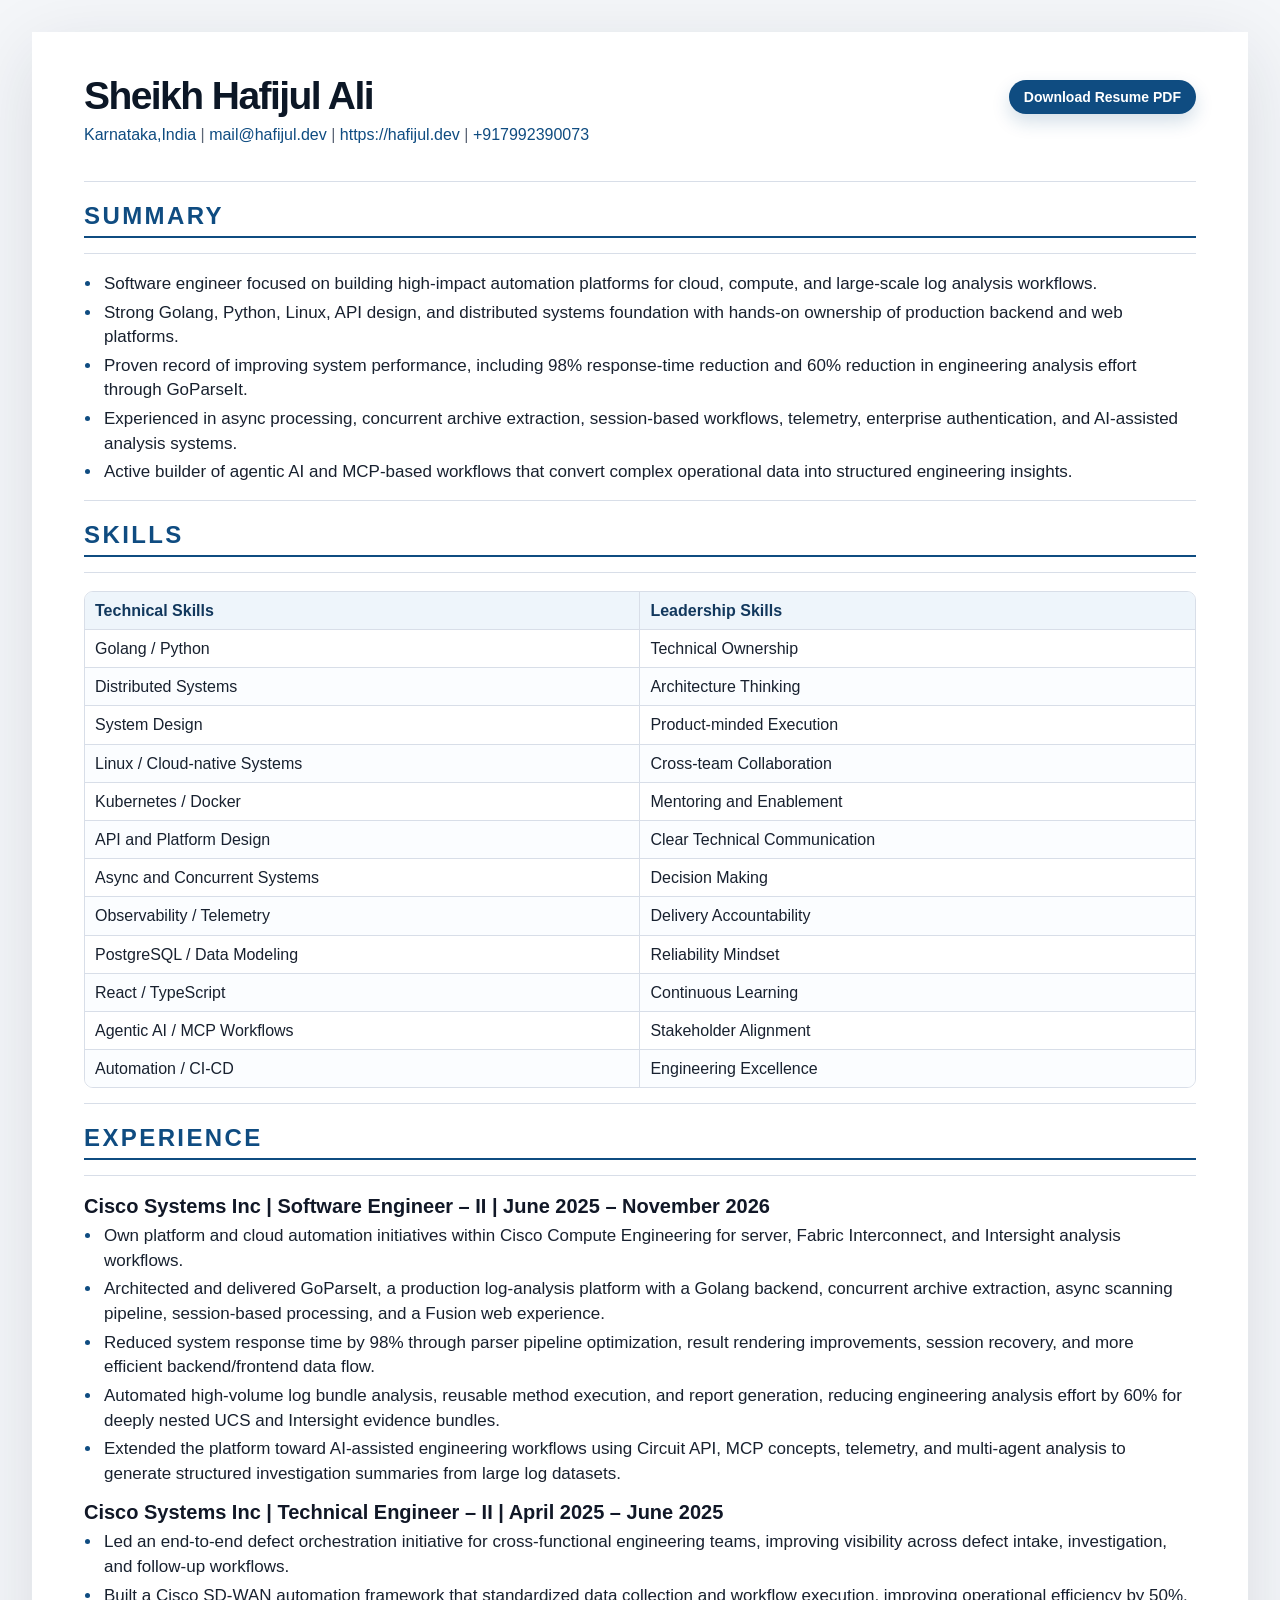
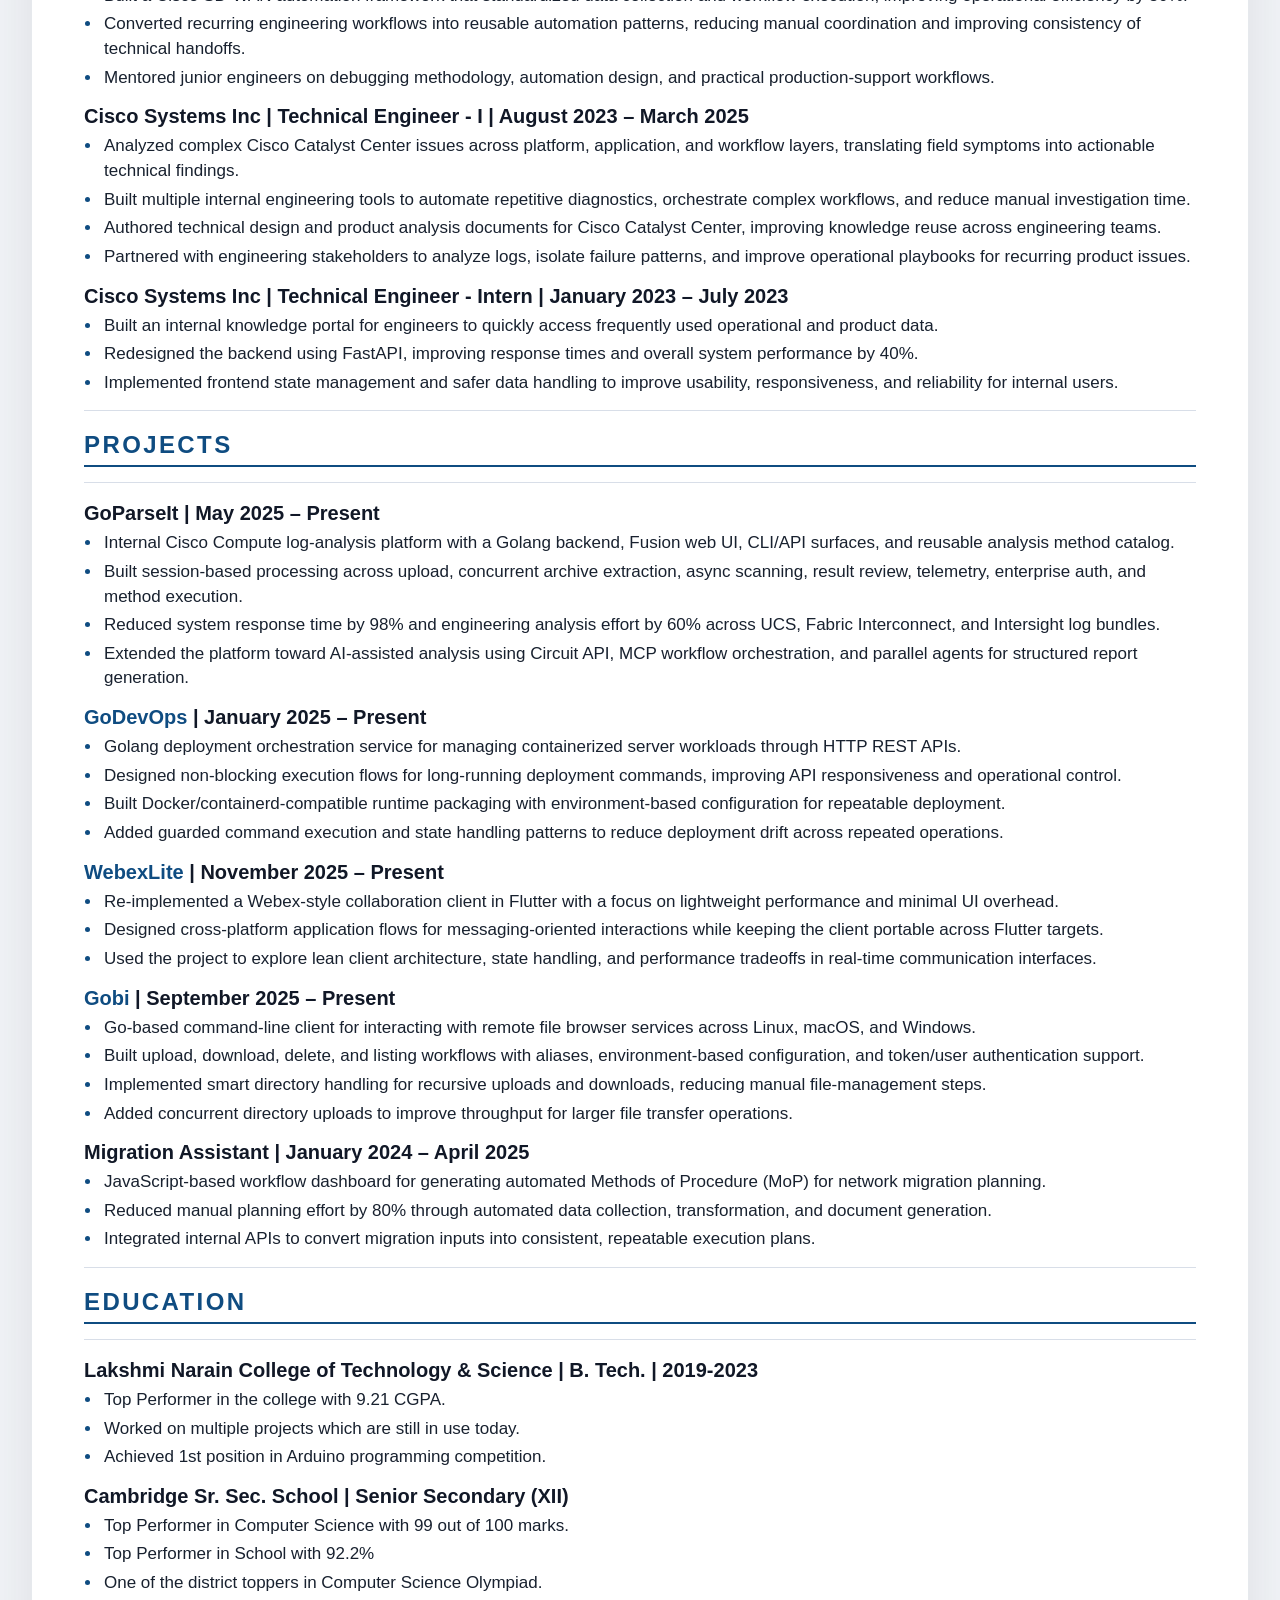
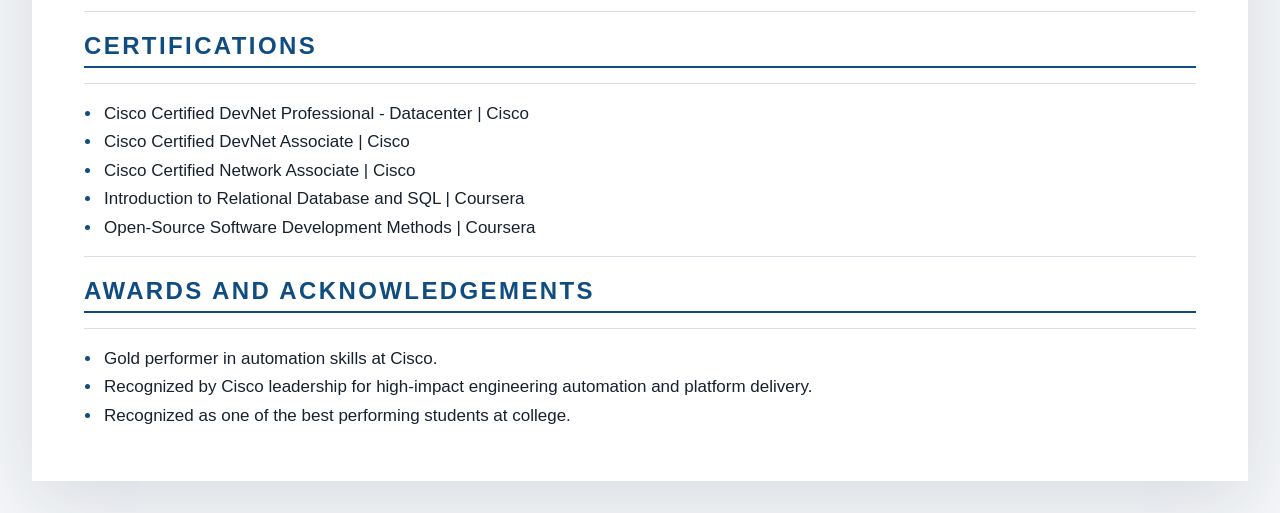
<file: index.html>
<!DOCTYPE html>
<html xmlns="http://www.w3.org/1999/xhtml" lang="" xml:lang="">
<head>
  <meta charset="utf-8" />
  <meta name="generator" content="pandoc" />
  <meta name="viewport" content="width=device-width, initial-scale=1.0, user-scalable=yes" />
  <title>resume</title>
  <style>
    code{white-space: pre-wrap;}
    span.smallcaps{font-variant: small-caps;}
    div.columns{display: flex; gap: min(4vw, 1.5em);}
    div.column{flex: auto; overflow-x: auto;}
    div.hanging-indent{margin-left: 1.5em; text-indent: -1.5em;}
    /* The extra [class] is a hack that increases specificity enough to
       override a similar rule in reveal.js */
    ul.task-list[class]{list-style: none;}
    ul.task-list li input[type="checkbox"] {
      font-size: inherit;
      width: 0.8em;
      margin: 0 0.8em 0.2em -1.6em;
      vertical-align: middle;
    }
    .display.math{display: block; text-align: center; margin: 0.5rem auto;}
  </style>
  <link rel="stylesheet" href="style.css" />
</head>
<body>
<header id="title-block-header">
<h1 class="title">resume</h1>
</header>
<header class="resume-header">
<div>
<h1>
Sheikh Hafijul Ali
</h1>
<p>
<a href="https://www.google.com/maps/place/Bengaluru,%20Karnataka,%20India">Karnataka,India</a>
| <a href="mail@hafijul.dev">mail@hafijul.dev</a> |
<a href="https://hafijul.dev/">https://hafijul.dev</a> |
<a href="tel:+917992390073">+917992390073</a>
</p>
</div>
<a class="download-button" href="Sheikh Hafijul Ali's Resume.pdf" download>Download
Resume PDF</a>
</header>
<hr />
<h3 id="summary">Summary</h3>
<hr />
<ul>
<li>Software engineer focused on building high-impact automation
platforms for cloud, compute, and large-scale log analysis
workflows.</li>
<li>Strong Golang, Python, Linux, API design, and distributed systems
foundation with hands-on ownership of production backend and web
platforms.</li>
<li>Proven record of improving system performance, including 98%
response-time reduction and 60% reduction in engineering analysis effort
through GoParseIt.</li>
<li>Experienced in async processing, concurrent archive extraction,
session-based workflows, telemetry, enterprise authentication, and
AI-assisted analysis systems.</li>
<li>Active builder of agentic AI and MCP-based workflows that convert
complex operational data into structured engineering insights.</li>
</ul>
<hr />
<h3 id="skills">Skills</h3>
<hr />
<table>
<thead>
<tr>
<th>Technical Skills</th>
<th>Leadership Skills</th>
</tr>
</thead>
<tbody>
<tr>
<td>Golang / Python</td>
<td>Technical Ownership</td>
</tr>
<tr>
<td>Distributed Systems</td>
<td>Architecture Thinking</td>
</tr>
<tr>
<td>System Design</td>
<td>Product-minded Execution</td>
</tr>
<tr>
<td>Linux / Cloud-native Systems</td>
<td>Cross-team Collaboration</td>
</tr>
<tr>
<td>Kubernetes / Docker</td>
<td>Mentoring and Enablement</td>
</tr>
<tr>
<td>API and Platform Design</td>
<td>Clear Technical Communication</td>
</tr>
<tr>
<td>Async and Concurrent Systems</td>
<td>Decision Making</td>
</tr>
<tr>
<td>Observability / Telemetry</td>
<td>Delivery Accountability</td>
</tr>
<tr>
<td>PostgreSQL / Data Modeling</td>
<td>Reliability Mindset</td>
</tr>
<tr>
<td>React / TypeScript</td>
<td>Continuous Learning</td>
</tr>
<tr>
<td>Agentic AI / MCP Workflows</td>
<td>Stakeholder Alignment</td>
</tr>
<tr>
<td>Automation / CI-CD</td>
<td>Engineering Excellence</td>
</tr>
</tbody>
</table>
<hr />
<h3 id="experience">Experience</h3>
<hr />
<h4
id="cisco-systems-inc-software-engineer-ii-june-2025-november-2026">Cisco
Systems Inc | Software Engineer – II | June 2025 – November 2026</h4>
<ul>
<li>Own platform and cloud automation initiatives within Cisco Compute
Engineering for server, Fabric Interconnect, and Intersight analysis
workflows.</li>
<li>Architected and delivered GoParseIt, a production log-analysis
platform with a Golang backend, concurrent archive extraction, async
scanning pipeline, session-based processing, and a Fusion web
experience.</li>
<li>Reduced system response time by 98% through parser pipeline
optimization, result rendering improvements, session recovery, and more
efficient backend/frontend data flow.</li>
<li>Automated high-volume log bundle analysis, reusable method
execution, and report generation, reducing engineering analysis effort
by 60% for deeply nested UCS and Intersight evidence bundles.</li>
<li>Extended the platform toward AI-assisted engineering workflows using
Circuit API, MCP concepts, telemetry, and multi-agent analysis to
generate structured investigation summaries from large log
datasets.</li>
</ul>
<h4
id="cisco-systems-inc-technical-engineer-ii-april-2025-june-2025">Cisco
Systems Inc | Technical Engineer – II | April 2025 – June 2025</h4>
<ul>
<li>Led an end-to-end defect orchestration initiative for
cross-functional engineering teams, improving visibility across defect
intake, investigation, and follow-up workflows.</li>
<li>Built a Cisco SD-WAN automation framework that standardized data
collection and workflow execution, improving operational efficiency by
50%.</li>
<li>Converted recurring engineering workflows into reusable automation
patterns, reducing manual coordination and improving consistency of
technical handoffs.</li>
<li>Mentored junior engineers on debugging methodology, automation
design, and practical production-support workflows.</li>
</ul>
<h4
id="cisco-systems-inc-technical-engineer---i-august-2023-march-2025">Cisco
Systems Inc | Technical Engineer - I | August 2023 – March 2025</h4>
<ul>
<li>Analyzed complex Cisco Catalyst Center issues across platform,
application, and workflow layers, translating field symptoms into
actionable technical findings.</li>
<li>Built multiple internal engineering tools to automate repetitive
diagnostics, orchestrate complex workflows, and reduce manual
investigation time.</li>
<li>Authored technical design and product analysis documents for Cisco
Catalyst Center, improving knowledge reuse across engineering
teams.</li>
<li>Partnered with engineering stakeholders to analyze logs, isolate
failure patterns, and improve operational playbooks for recurring
product issues.</li>
</ul>
<h4
id="cisco-systems-inc-technical-engineer---intern-january-2023-july-2023">Cisco
Systems Inc | Technical Engineer - Intern | January 2023 – July
2023</h4>
<ul>
<li>Built an internal knowledge portal for engineers to quickly access
frequently used operational and product data.</li>
<li>Redesigned the backend using FastAPI, improving response times and
overall system performance by 40%.</li>
<li>Implemented frontend state management and safer data handling to
improve usability, responsiveness, and reliability for internal
users.</li>
</ul>
<hr />
<h3 id="projects">Projects</h3>
<hr />
<h4 id="goparseit-may-2025-present">GoParseIt | May 2025 – Present</h4>
<ul>
<li>Internal Cisco Compute log-analysis platform with a Golang backend,
Fusion web UI, CLI/API surfaces, and reusable analysis method
catalog.</li>
<li>Built session-based processing across upload, concurrent archive
extraction, async scanning, result review, telemetry, enterprise auth,
and method execution.</li>
<li>Reduced system response time by 98% and engineering analysis effort
by 60% across UCS, Fabric Interconnect, and Intersight log bundles.</li>
<li>Extended the platform toward AI-assisted analysis using Circuit API,
MCP workflow orchestration, and parallel agents for structured report
generation.</li>
</ul>
<h4 id="godevops-january-2025-present"><a
href="https://gitlab.com/hafijulali/godevops">GoDevOps</a> | January
2025 – Present</h4>
<ul>
<li>Golang deployment orchestration service for managing containerized
server workloads through HTTP REST APIs.</li>
<li>Designed non-blocking execution flows for long-running deployment
commands, improving API responsiveness and operational control.</li>
<li>Built Docker/containerd-compatible runtime packaging with
environment-based configuration for repeatable deployment.</li>
<li>Added guarded command execution and state handling patterns to
reduce deployment drift across repeated operations.</li>
</ul>
<h4 id="webexlite-november-2025-present"><a
href="https://github.com/hafijulali/webexlite">WebexLite</a> | November
2025 – Present</h4>
<ul>
<li>Re-implemented a Webex-style collaboration client in Flutter with a
focus on lightweight performance and minimal UI overhead.</li>
<li>Designed cross-platform application flows for messaging-oriented
interactions while keeping the client portable across Flutter
targets.</li>
<li>Used the project to explore lean client architecture, state
handling, and performance tradeoffs in real-time communication
interfaces.</li>
</ul>
<h4 id="gobi-september-2025-present"><a
href="https://github.com/hafijulali/gobi">Gobi</a> | September 2025 –
Present</h4>
<ul>
<li>Go-based command-line client for interacting with remote file
browser services across Linux, macOS, and Windows.</li>
<li>Built upload, download, delete, and listing workflows with aliases,
environment-based configuration, and token/user authentication
support.</li>
<li>Implemented smart directory handling for recursive uploads and
downloads, reducing manual file-management steps.</li>
<li>Added concurrent directory uploads to improve throughput for larger
file transfer operations.</li>
</ul>
<h4 id="migration-assistant-january-2024-april-2025">Migration Assistant
| January 2024 – April 2025</h4>
<ul>
<li>JavaScript-based workflow dashboard for generating automated Methods
of Procedure (MoP) for network migration planning.</li>
<li>Reduced manual planning effort by 80% through automated data
collection, transformation, and document generation.</li>
<li>Integrated internal APIs to convert migration inputs into
consistent, repeatable execution plans.</li>
</ul>
<hr />
<h3 id="education">Education</h3>
<hr />
<h4
id="lakshmi-narain-college-of-technology-science-b.-tech.-2019-2023">Lakshmi
Narain College of Technology &amp; Science | B. Tech. | 2019-2023</h4>
<ul>
<li>Top Performer in the college with 9.21 CGPA.</li>
<li>Worked on multiple projects which are still in use today.</li>
<li>Achieved 1st position in Arduino programming competition.</li>
</ul>
<h4 id="cambridge-sr.-sec.-school-senior-secondary-xii">Cambridge
Sr. Sec. School | Senior Secondary (XII)</h4>
<ul>
<li>Top Performer in Computer Science with 99 out of 100 marks.</li>
<li>Top Performer in School with 92.2%</li>
<li>One of the district toppers in Computer Science Olympiad.</li>
</ul>
<hr />
<h3 id="certifications">Certifications</h3>
<hr />
<ul>
<li>Cisco Certiﬁed DevNet Professional - Datacenter | Cisco</li>
<li>Cisco Certiﬁed DevNet Associate | Cisco</li>
<li>Cisco Certiﬁed Network Associate | Cisco</li>
<li>Introduction to Relational Database and SQL | Coursera</li>
<li>Open-Source Software Development Methods | Coursera</li>
</ul>
<hr />
<h3 id="awards-and-acknowledgements">Awards and Acknowledgements</h3>
<hr />
<ul>
<li>Gold performer in automation skills at Cisco.</li>
<li>Recognized by Cisco leadership for high-impact engineering
automation and platform delivery.</li>
<li>Recognized as one of the best performing students at college.</li>
</ul>
</body>
</html>
</file>
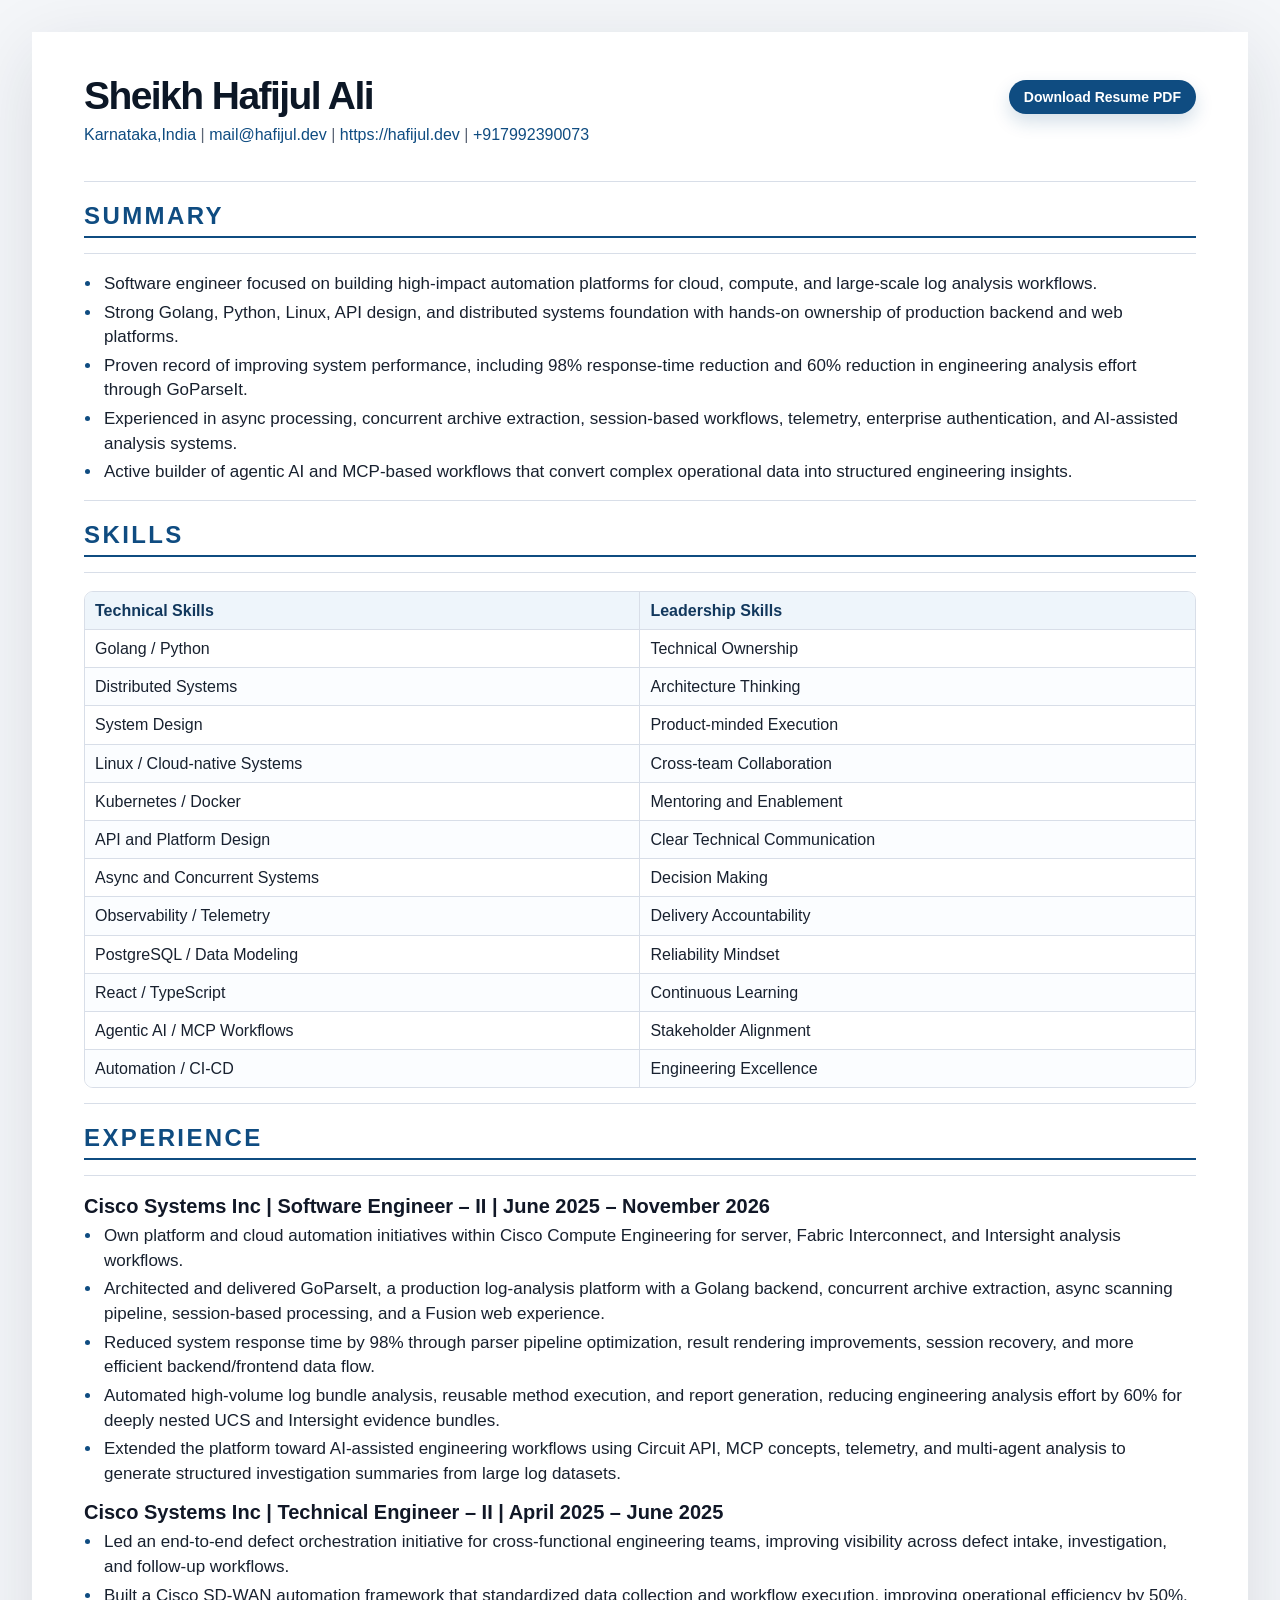
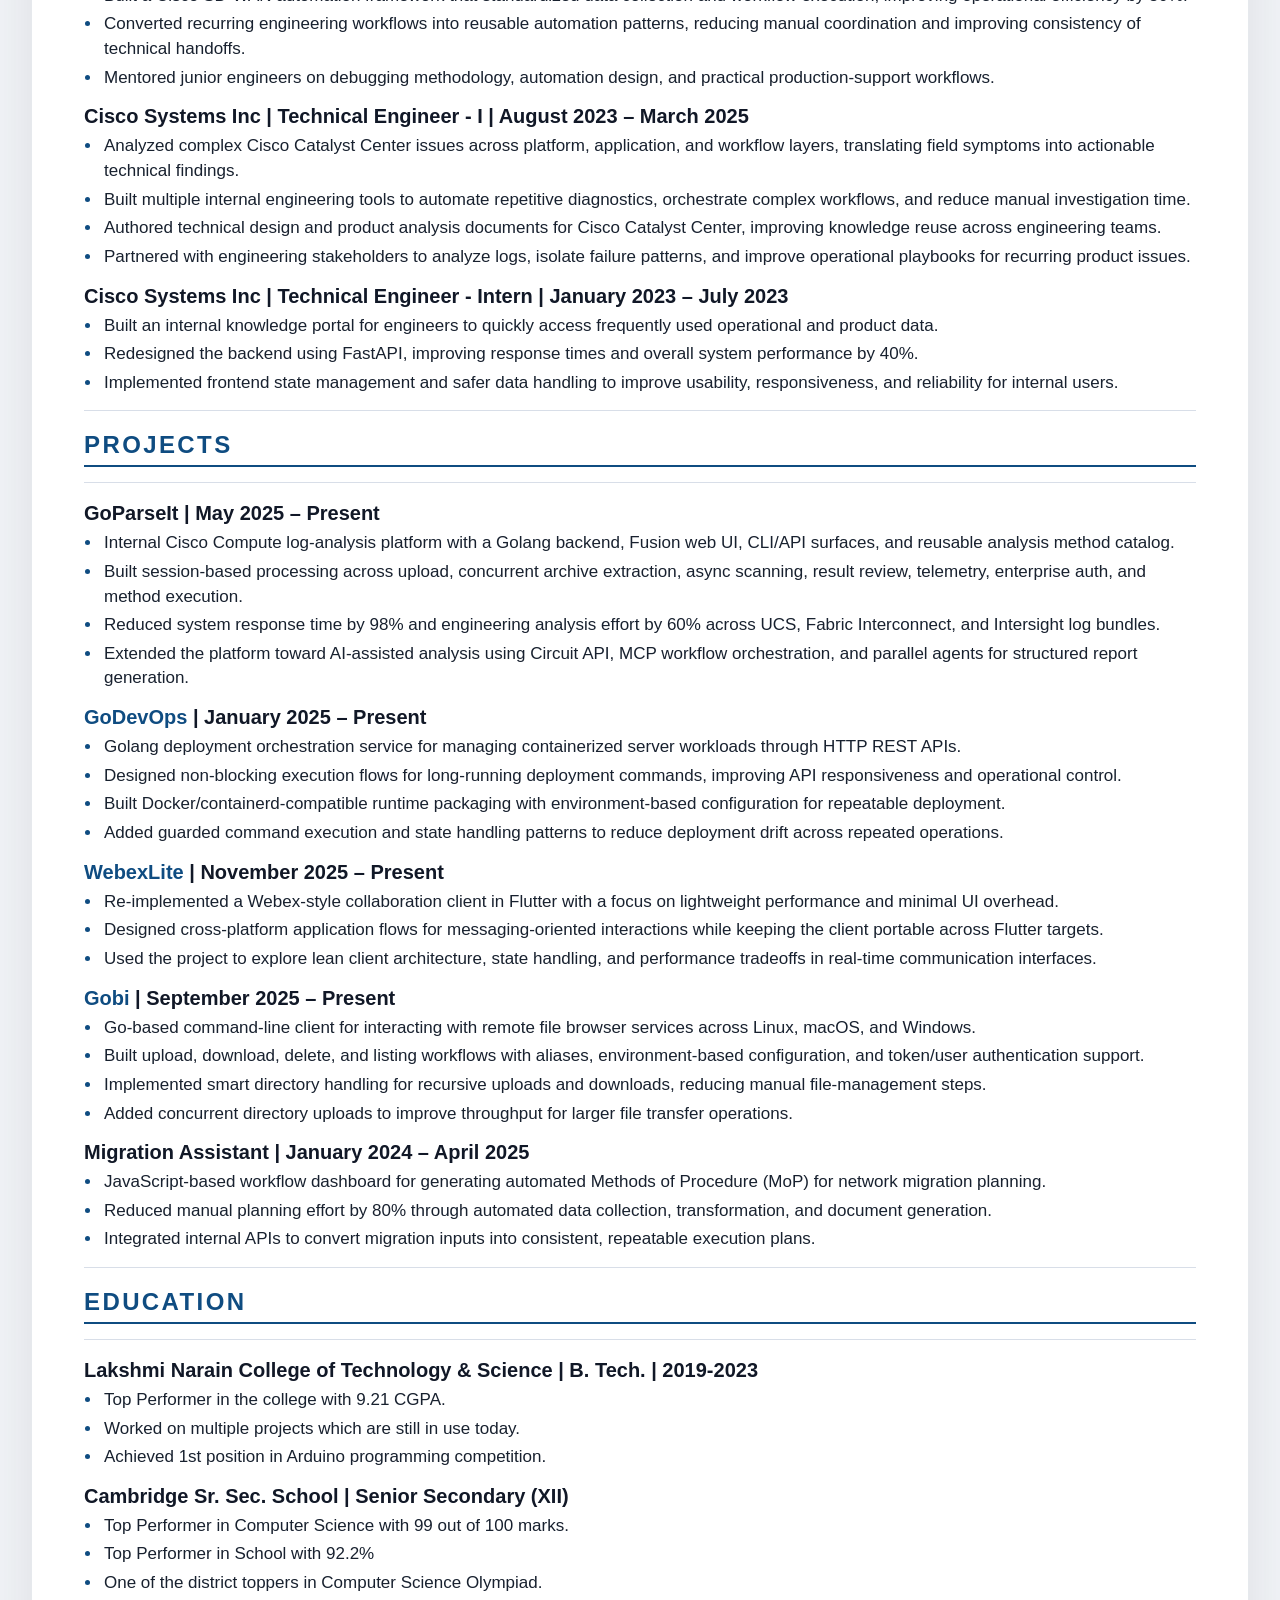
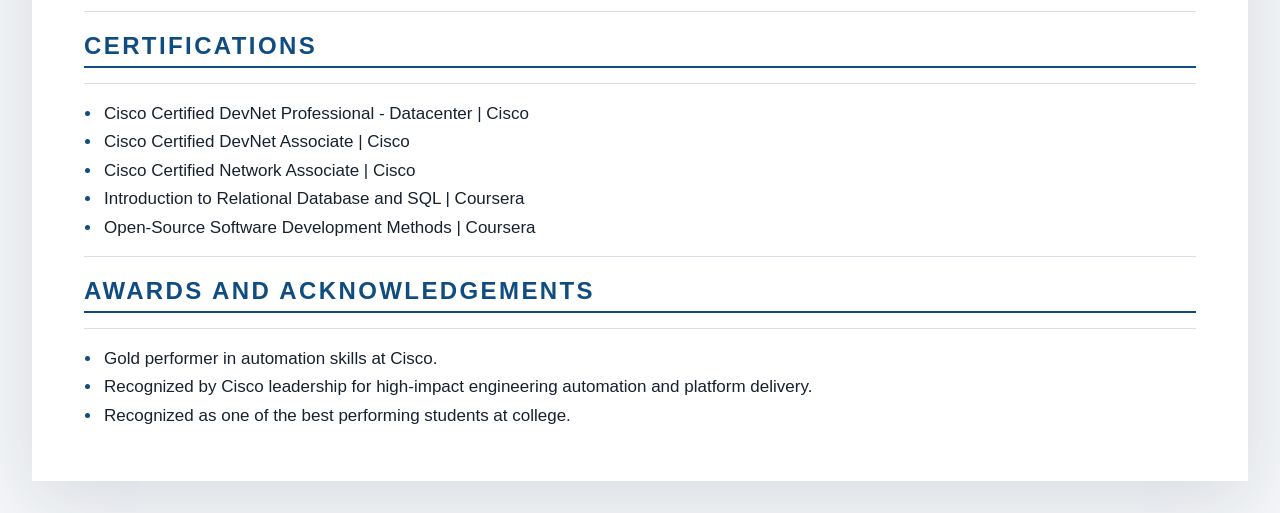
<file: resume.html>
<!DOCTYPE html>
<html xmlns="http://www.w3.org/1999/xhtml" lang="" xml:lang="">
<head>
  <meta charset="utf-8" />
  <meta name="generator" content="pandoc" />
  <meta name="viewport" content="width=device-width, initial-scale=1.0, user-scalable=yes" />
  <title>Sheikh Hafijul Ali Resume</title>
  <style>
    code{white-space: pre-wrap;}
    span.smallcaps{font-variant: small-caps;}
    div.columns{display: flex; gap: min(4vw, 1.5em);}
    div.column{flex: auto; overflow-x: auto;}
    div.hanging-indent{margin-left: 1.5em; text-indent: -1.5em;}
    /* The extra [class] is a hack that increases specificity enough to
       override a similar rule in reveal.js */
    ul.task-list[class]{list-style: none;}
    ul.task-list li input[type="checkbox"] {
      font-size: inherit;
      width: 0.8em;
      margin: 0 0.8em 0.2em -1.6em;
      vertical-align: middle;
    }
    .display.math{display: block; text-align: center; margin: 0.5rem auto;}
  </style>
  <link rel="stylesheet" href="style.css" />
</head>
<body>
<header id="title-block-header">
<h1 class="title">Sheikh Hafijul Ali Resume</h1>
</header>
<header class="resume-header">
<div>
<h1>
Sheikh Hafijul Ali
</h1>
<p>
<a href="https://www.google.com/maps/place/Bengaluru,%20Karnataka,%20India">Karnataka,India</a>
| <a href="mail@hafijul.dev">mail@hafijul.dev</a> |
<a href="https://hafijul.dev/">https://hafijul.dev</a> |
<a href="tel:+917992390073">+917992390073</a>
</p>
</div>
<a class="download-button" href="Sheikh Hafijul Ali's Resume.pdf" download>Download
Resume PDF</a>
</header>
<hr />
<h3 id="summary">Summary</h3>
<hr />
<ul>
<li>Software engineer focused on building high-impact automation
platforms for cloud, compute, and large-scale log analysis
workflows.</li>
<li>Strong Golang, Python, Linux, API design, and distributed systems
foundation with hands-on ownership of production backend and web
platforms.</li>
<li>Proven record of improving system performance, including 98%
response-time reduction and 60% reduction in engineering analysis effort
through GoParseIt.</li>
<li>Experienced in async processing, concurrent archive extraction,
session-based workflows, telemetry, enterprise authentication, and
AI-assisted analysis systems.</li>
<li>Active builder of agentic AI and MCP-based workflows that convert
complex operational data into structured engineering insights.</li>
</ul>
<hr />
<h3 id="skills">Skills</h3>
<hr />
<table>
<thead>
<tr>
<th>Technical Skills</th>
<th>Leadership Skills</th>
</tr>
</thead>
<tbody>
<tr>
<td>Golang / Python</td>
<td>Technical Ownership</td>
</tr>
<tr>
<td>Distributed Systems</td>
<td>Architecture Thinking</td>
</tr>
<tr>
<td>System Design</td>
<td>Product-minded Execution</td>
</tr>
<tr>
<td>Linux / Cloud-native Systems</td>
<td>Cross-team Collaboration</td>
</tr>
<tr>
<td>Kubernetes / Docker</td>
<td>Mentoring and Enablement</td>
</tr>
<tr>
<td>API and Platform Design</td>
<td>Clear Technical Communication</td>
</tr>
<tr>
<td>Async and Concurrent Systems</td>
<td>Decision Making</td>
</tr>
<tr>
<td>Observability / Telemetry</td>
<td>Delivery Accountability</td>
</tr>
<tr>
<td>PostgreSQL / Data Modeling</td>
<td>Reliability Mindset</td>
</tr>
<tr>
<td>React / TypeScript</td>
<td>Continuous Learning</td>
</tr>
<tr>
<td>Agentic AI / MCP Workflows</td>
<td>Stakeholder Alignment</td>
</tr>
<tr>
<td>Automation / CI-CD</td>
<td>Engineering Excellence</td>
</tr>
</tbody>
</table>
<hr />
<h3 id="experience">Experience</h3>
<hr />
<h4
id="cisco-systems-inc-software-engineer-ii-june-2025-november-2026">Cisco
Systems Inc | Software Engineer – II | June 2025 – November 2026</h4>
<ul>
<li>Own platform and cloud automation initiatives within Cisco Compute
Engineering for server, Fabric Interconnect, and Intersight analysis
workflows.</li>
<li>Architected and delivered GoParseIt, a production log-analysis
platform with a Golang backend, concurrent archive extraction, async
scanning pipeline, session-based processing, and a Fusion web
experience.</li>
<li>Reduced system response time by 98% through parser pipeline
optimization, result rendering improvements, session recovery, and more
efficient backend/frontend data flow.</li>
<li>Automated high-volume log bundle analysis, reusable method
execution, and report generation, reducing engineering analysis effort
by 60% for deeply nested UCS and Intersight evidence bundles.</li>
<li>Extended the platform toward AI-assisted engineering workflows using
Circuit API, MCP concepts, telemetry, and multi-agent analysis to
generate structured investigation summaries from large log
datasets.</li>
</ul>
<h4
id="cisco-systems-inc-technical-engineer-ii-april-2025-june-2025">Cisco
Systems Inc | Technical Engineer – II | April 2025 – June 2025</h4>
<ul>
<li>Led an end-to-end defect orchestration initiative for
cross-functional engineering teams, improving visibility across defect
intake, investigation, and follow-up workflows.</li>
<li>Built a Cisco SD-WAN automation framework that standardized data
collection and workflow execution, improving operational efficiency by
50%.</li>
<li>Converted recurring engineering workflows into reusable automation
patterns, reducing manual coordination and improving consistency of
technical handoffs.</li>
<li>Mentored junior engineers on debugging methodology, automation
design, and practical production-support workflows.</li>
</ul>
<h4
id="cisco-systems-inc-technical-engineer---i-august-2023-march-2025">Cisco
Systems Inc | Technical Engineer - I | August 2023 – March 2025</h4>
<ul>
<li>Analyzed complex Cisco Catalyst Center issues across platform,
application, and workflow layers, translating field symptoms into
actionable technical findings.</li>
<li>Built multiple internal engineering tools to automate repetitive
diagnostics, orchestrate complex workflows, and reduce manual
investigation time.</li>
<li>Authored technical design and product analysis documents for Cisco
Catalyst Center, improving knowledge reuse across engineering
teams.</li>
<li>Partnered with engineering stakeholders to analyze logs, isolate
failure patterns, and improve operational playbooks for recurring
product issues.</li>
</ul>
<h4
id="cisco-systems-inc-technical-engineer---intern-january-2023-july-2023">Cisco
Systems Inc | Technical Engineer - Intern | January 2023 – July
2023</h4>
<ul>
<li>Built an internal knowledge portal for engineers to quickly access
frequently used operational and product data.</li>
<li>Redesigned the backend using FastAPI, improving response times and
overall system performance by 40%.</li>
<li>Implemented frontend state management and safer data handling to
improve usability, responsiveness, and reliability for internal
users.</li>
</ul>
<hr />
<h3 id="projects">Projects</h3>
<hr />
<h4 id="goparseit-may-2025-present">GoParseIt | May 2025 – Present</h4>
<ul>
<li>Internal Cisco Compute log-analysis platform with a Golang backend,
Fusion web UI, CLI/API surfaces, and reusable analysis method
catalog.</li>
<li>Built session-based processing across upload, concurrent archive
extraction, async scanning, result review, telemetry, enterprise auth,
and method execution.</li>
<li>Reduced system response time by 98% and engineering analysis effort
by 60% across UCS, Fabric Interconnect, and Intersight log bundles.</li>
<li>Extended the platform toward AI-assisted analysis using Circuit API,
MCP workflow orchestration, and parallel agents for structured report
generation.</li>
</ul>
<h4 id="godevops-january-2025-present"><a
href="https://gitlab.com/hafijulali/godevops">GoDevOps</a> | January
2025 – Present</h4>
<ul>
<li>Golang deployment orchestration service for managing containerized
server workloads through HTTP REST APIs.</li>
<li>Designed non-blocking execution flows for long-running deployment
commands, improving API responsiveness and operational control.</li>
<li>Built Docker/containerd-compatible runtime packaging with
environment-based configuration for repeatable deployment.</li>
<li>Added guarded command execution and state handling patterns to
reduce deployment drift across repeated operations.</li>
</ul>
<h4 id="webexlite-november-2025-present"><a
href="https://github.com/hafijulali/webexlite">WebexLite</a> | November
2025 – Present</h4>
<ul>
<li>Re-implemented a Webex-style collaboration client in Flutter with a
focus on lightweight performance and minimal UI overhead.</li>
<li>Designed cross-platform application flows for messaging-oriented
interactions while keeping the client portable across Flutter
targets.</li>
<li>Used the project to explore lean client architecture, state
handling, and performance tradeoffs in real-time communication
interfaces.</li>
</ul>
<h4 id="gobi-september-2025-present"><a
href="https://github.com/hafijulali/gobi">Gobi</a> | September 2025 –
Present</h4>
<ul>
<li>Go-based command-line client for interacting with remote file
browser services across Linux, macOS, and Windows.</li>
<li>Built upload, download, delete, and listing workflows with aliases,
environment-based configuration, and token/user authentication
support.</li>
<li>Implemented smart directory handling for recursive uploads and
downloads, reducing manual file-management steps.</li>
<li>Added concurrent directory uploads to improve throughput for larger
file transfer operations.</li>
</ul>
<h4 id="migration-assistant-january-2024-april-2025">Migration Assistant
| January 2024 – April 2025</h4>
<ul>
<li>JavaScript-based workflow dashboard for generating automated Methods
of Procedure (MoP) for network migration planning.</li>
<li>Reduced manual planning effort by 80% through automated data
collection, transformation, and document generation.</li>
<li>Integrated internal APIs to convert migration inputs into
consistent, repeatable execution plans.</li>
</ul>
<hr />
<h3 id="education">Education</h3>
<hr />
<h4
id="lakshmi-narain-college-of-technology-science-b.-tech.-2019-2023">Lakshmi
Narain College of Technology &amp; Science | B. Tech. | 2019-2023</h4>
<ul>
<li>Top Performer in the college with 9.21 CGPA.</li>
<li>Worked on multiple projects which are still in use today.</li>
<li>Achieved 1st position in Arduino programming competition.</li>
</ul>
<h4 id="cambridge-sr.-sec.-school-senior-secondary-xii">Cambridge
Sr. Sec. School | Senior Secondary (XII)</h4>
<ul>
<li>Top Performer in Computer Science with 99 out of 100 marks.</li>
<li>Top Performer in School with 92.2%</li>
<li>One of the district toppers in Computer Science Olympiad.</li>
</ul>
<hr />
<h3 id="certifications">Certifications</h3>
<hr />
<ul>
<li>Cisco Certiﬁed DevNet Professional - Datacenter | Cisco</li>
<li>Cisco Certiﬁed DevNet Associate | Cisco</li>
<li>Cisco Certiﬁed Network Associate | Cisco</li>
<li>Introduction to Relational Database and SQL | Coursera</li>
<li>Open-Source Software Development Methods | Coursera</li>
</ul>
<hr />
<h3 id="awards-and-acknowledgements">Awards and Acknowledgements</h3>
<hr />
<ul>
<li>Gold performer in automation skills at Cisco.</li>
<li>Recognized by Cisco leadership for high-impact engineering
automation and platform delivery.</li>
<li>Recognized as one of the best performing students at college.</li>
</ul>
</body>
</html>
</file>
<file: style.css>
:root {
  --ink: #18212f;
  --muted: #5b6575;
  --rule: #d8dee8;
  --accent: #0f4c81;
  --accent-soft: #eef5fb;
  --surface: #ffffff;
}

@page {
  size: A4;
  margin: 12mm 12mm 13mm;
}

* {
  box-sizing: border-box;
}

html {
  background: #f4f6f9;
}

body {
  width: 95vw;
  max-width: none;
  margin: 32px auto;
  padding: 44px 52px;
  background: var(--surface);
  color: var(--ink);
  font-family: "Aptos", "Segoe UI", "Helvetica Neue", Arial, sans-serif;
  font-size: 17px;
  line-height: 1.45;
  box-shadow: 0 20px 70px rgba(24, 33, 47, 0.12);
}

h1,
h2,
h3,
h4,
p,
ul {
  margin-top: 0;
}

h2 {
  margin: 24px 0 10px;
  color: #102033;
  font-size: 27px;
  line-height: 1.15;
  letter-spacing: -0.02em;
}

#title-block-header {
  display: none;
}

.resume-header {
  display: flex;
  align-items: flex-start;
  justify-content: space-between;
  gap: 24px;
}

.resume-header h1 {
  margin-bottom: 6px;
}

.resume-header p {
  margin-bottom: 20px;
  color: var(--muted);
  font-size: 16px;
}

h1 {
  margin-bottom: 6px;
  color: #0c1726;
  font-size: 39px;
  line-height: 1.05;
  letter-spacing: -0.04em;
}

h3 {
  margin: 20px 0 9px;
  padding-bottom: 5px;
  border-bottom: 2px solid var(--accent);
  color: var(--accent);
  font-size: 24px;
  line-height: 1.2;
  letter-spacing: 0.1em;
  text-transform: uppercase;
}

h4 {
  margin: 14px 0 5px;
  color: #111827;
  font-size: 20px;
  line-height: 1.25;
  font-weight: 750;
}

p {
  margin-bottom: 8px;
}

ul {
  margin-bottom: 9px;
  padding-left: 18px;
}

li {
  margin-bottom: 4px;
  padding-left: 2px;
}

li::marker {
  color: var(--accent);
}

a {
  color: var(--accent);
  text-decoration: none;
}

a:hover {
  text-decoration: underline;
}

.download-button {
  display: inline-flex;
  flex: 0 0 auto;
  align-items: center;
  justify-content: center;
  margin-top: 4px;
  padding: 9px 14px;
  border: 1px solid rgba(15, 76, 129, 0.3);
  border-radius: 999px;
  background: var(--accent);
  color: #ffffff;
  font-size: 14px;
  font-weight: 750;
  line-height: 1;
  box-shadow: 0 8px 18px rgba(15, 76, 129, 0.18);
}

.download-button:hover {
  background: #0b3d68;
  text-decoration: none;
}

hr {
  margin: 15px 0 18px;
  border: 0;
  border-top: 1px solid var(--rule);
}

table {
  width: 100%;
  margin: 8px 0 14px;
  border-collapse: separate;
  border-spacing: 0;
  overflow: hidden;
  border: 1px solid var(--rule);
  border-radius: 9px;
  font-size: 16px;
}

th,
td {
  padding: 7px 10px;
  text-align: left;
  vertical-align: top;
  border-right: 1px solid var(--rule);
  border-bottom: 1px solid var(--rule);
}

th:last-child,
td:last-child {
  border-right: 0;
}

tr:last-child td {
  border-bottom: 0;
}

th {
  background: var(--accent-soft);
  color: #12385d;
  font-weight: 750;
}

tbody tr:nth-child(even) td {
  background: #fbfdff;
}

@media print {
  html {
    background: var(--surface);
  }

  body {
    max-width: none;
    width: auto;
    margin: 0;
    padding: 0;
    box-shadow: none;
    font-size: 11pt;
    line-height: 1.18;
  }

  h1 {
    font-size: 24pt;
  }

  h3 {
    margin: 7pt 0 4pt;
    padding-bottom: 3pt;
    font-size: 12.5pt;
    letter-spacing: 0.06em;
  }

  h4 {
    margin: 6pt 0 2pt;
    font-size: 11.5pt;
    break-after: avoid;
  }

  hr {
    margin: 5pt 0 6pt;
  }

  ul {
    margin-bottom: 4pt;
    padding-left: 14pt;
  }

  li {
    margin-bottom: 1.5pt;
  }

  table {
    margin: 4pt 0 6pt;
    font-size: 10pt;
    break-inside: auto;
  }

  th,
  td {
    padding: 2pt 4pt;
  }

  tr {
    break-inside: avoid;
  }

  .download-button {
    display: none;
  }

  a {
    color: var(--ink);
  }
}
</file>
